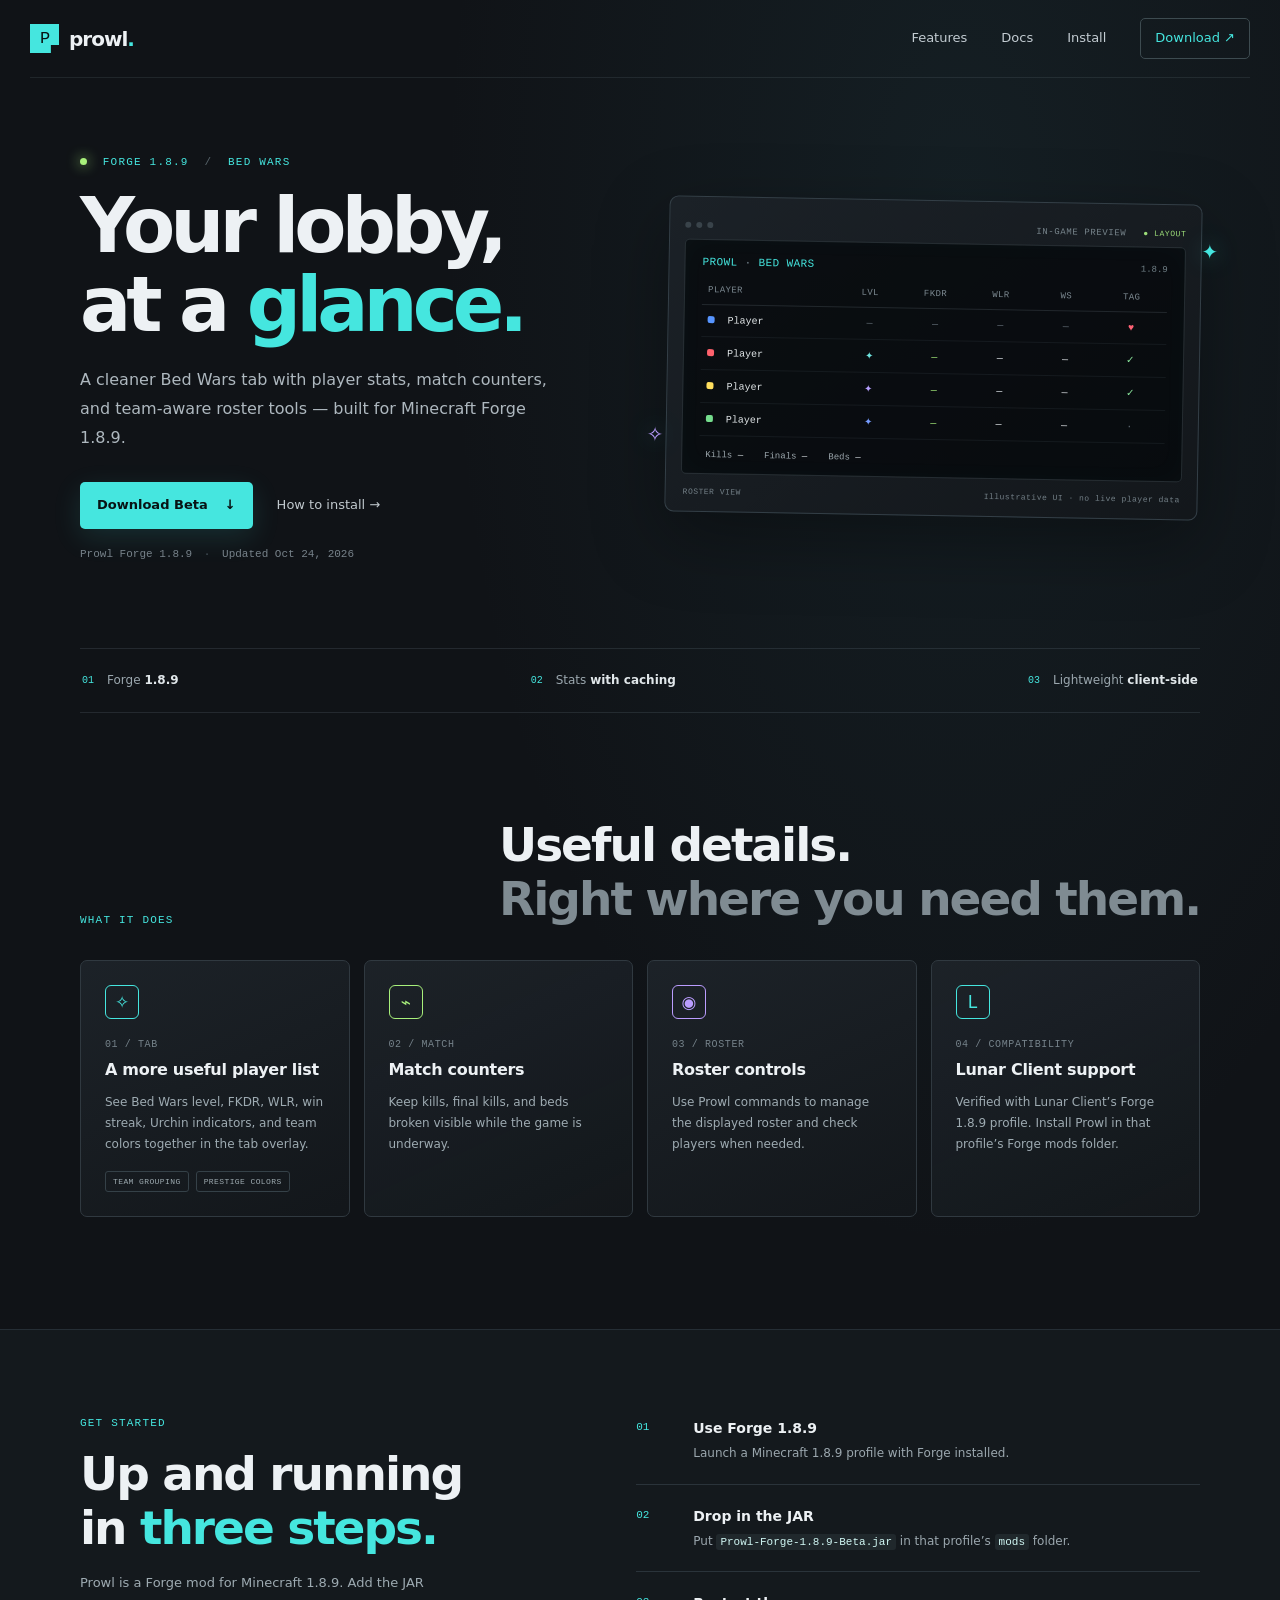
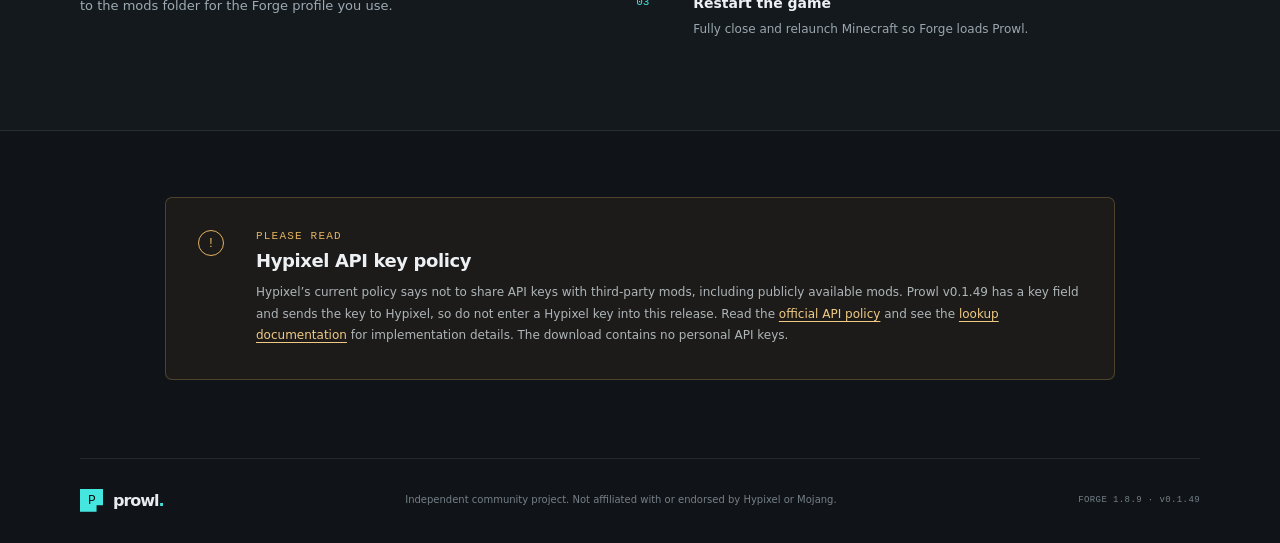
<file: public/index.html>
<!doctype html>
<html lang="en">
<head>
  <meta charset="utf-8">
  <meta name="viewport" content="width=device-width, initial-scale=1">
  <meta name="theme-color" content="#101317">
  <meta name="description" content="Prowl is a Bed Wars tab and roster utility for Forge 1.8.9.">
  <title>Prowl — Bed Wars, at a glance</title>
  <link rel="stylesheet" href="styles.css">
</head>
<body>
  <header class="site-header">
    <a class="brand" href="#top" aria-label="Prowl home"><span class="brand-mark">P</span><span>prowl<span class="brand-period">.</span></span></a>
    <nav aria-label="Main navigation">
      <a href="#features">Features</a>
      <a href="docs.html">Docs</a>
      <a href="#install">Install</a>
      <a class="nav-download" href="downloads/Prowl-Forge-1.8.9-Beta.jar" download>Download <span aria-hidden="true">↗</span></a>
    </nav>
  </header>

  <main id="top">
    <section class="hero wrap">
      <div class="hero-copy">
        <p class="eyebrow"><span class="live-dot"></span> FORGE 1.8.9 <span class="eyebrow-divider">/</span> BED WARS</p>
        <h1>Your lobby,<br>at a <span>glance.</span></h1>
        <p class="lede">A cleaner Bed Wars tab with player stats, match counters, and team-aware roster tools — built for Minecraft Forge 1.8.9.</p>
        <div class="hero-actions">
          <a class="button button-primary" href="downloads/Prowl-Forge-1.8.9-Beta.jar" download>Download Beta <span aria-hidden="true">↓</span></a>
          <a class="text-link" href="#install">How to install <span aria-hidden="true">→</span></a>
        </div>
        <p class="build-note">Prowl Forge 1.8.9 <span>·</span> Updated Oct 24, 2026</p>
      </div>

      <div class="preview-shell" aria-label="Illustration of the Prowl tab overlay">
        <div class="preview-top"><span><i class="window-dot"></i><i class="window-dot"></i><i class="window-dot"></i></span><span class="preview-label">IN-GAME PREVIEW</span><span class="preview-ping">● LAYOUT</span></div>
        <div class="tab-card">
          <div class="tab-heading"><span class="mini-brand">PROWL <b>·</b> BED WARS</span><span class="mini-version">1.8.9</span></div>
          <div class="tab-columns"><span>PLAYER</span><span>LVL</span><span>FKDR</span><span>WLR</span><span>WS</span><span>TAG</span></div>
          <div class="tab-row"><span class="player-name"><i class="team blue"></i> Player</span><span class="muted">—</span><span class="muted">—</span><span class="muted">—</span><span class="muted">—</span><span class="tag-heart">♥</span></div>
          <div class="tab-row"><span class="player-name"><i class="team red"></i> Player</span><span class="star-cyan">✦</span><span class="stat-green">—</span><span class="stat-white">—</span><span class="stat-white">—</span><span class="tag-check">✓</span></div>
          <div class="tab-row"><span class="player-name"><i class="team yellow"></i> Player</span><span class="star-violet">✦</span><span class="stat-green">—</span><span class="stat-white">—</span><span class="stat-white">—</span><span class="tag-check">✓</span></div>
          <div class="tab-row"><span class="player-name"><i class="team green"></i> Player</span><span class="star-blue">✦</span><span class="stat-green">—</span><span class="stat-white">—</span><span class="stat-white">—</span><span class="muted">·</span></div>
          <div class="tab-footer"><span>Kills <b>—</b></span><span>Finals <b>—</b></span><span>Beds <b>—</b></span></div>
        </div>
        <div class="preview-caption"><span>ROSTER VIEW</span><span>Illustrative UI · no live player data</span></div>
        <span class="orbit orbit-one" aria-hidden="true">✦</span><span class="orbit orbit-two" aria-hidden="true">✧</span>
      </div>
    </section>

    <section class="trust-strip wrap" aria-label="Compatibility summary">
      <div><span class="strip-number">01</span><span>Forge <b>1.8.9</b></span></div>
      <div><span class="strip-number">02</span><span>Stats <b>with caching</b></span></div>
      <div><span class="strip-number">03</span><span>Lightweight <b>client-side</b></span></div>
    </section>
    <section class="section wrap" id="features">
      <div class="section-intro"><p class="eyebrow">WHAT IT DOES</p><h2>Useful details.<br><span>Right where you need them.</span></h2></div>
      <div class="feature-grid">
        <article class="feature-card feature-card-large"><span class="feature-icon icon-cyan">✧</span><p class="feature-index">01 / TAB</p><h3>A more useful player list</h3><p>See Bed Wars level, FKDR, WLR, win streak, Urchin indicators, and team colors together in the tab overlay.</p><div class="feature-tags"><span>TEAM GROUPING</span><span>PRESTIGE COLORS</span></div></article>
        <article class="feature-card"><span class="feature-icon icon-lime">⌁</span><p class="feature-index">02 / MATCH</p><h3>Match counters</h3><p>Keep kills, final kills, and beds broken visible while the game is underway.</p></article>
        <article class="feature-card"><span class="feature-icon icon-violet">◉</span><p class="feature-index">03 / ROSTER</p><h3>Roster controls</h3><p>Use Prowl commands to manage the displayed roster and check players when needed.</p></article>
        <article class="feature-card"><span class="feature-icon icon-cyan">L</span><p class="feature-index">04 / COMPATIBILITY</p><h3>Lunar Client support</h3><p>Verified with Lunar Client’s Forge 1.8.9 profile. Install Prowl in that profile’s Forge mods folder.</p></article>
      </div>
    </section>

    <section class="install-section" id="install">
      <div class="wrap install-layout">
        <div><p class="eyebrow">GET STARTED</p><h2>Up and running<br>in <span>three steps.</span></h2><p class="install-lede">Prowl is a Forge mod for Minecraft 1.8.9. Add the JAR to the mods folder for the Forge profile you use.</p></div>
        <ol class="steps">
          <li><span>01</span><div><h3>Use Forge 1.8.9</h3><p>Launch a Minecraft 1.8.9 profile with Forge installed.</p></div></li>
          <li><span>02</span><div><h3>Drop in the JAR</h3><p>Put <code>Prowl-Forge-1.8.9-Beta.jar</code> in that profile’s <code>mods</code> folder.</p></div></li>
          <li><span>03</span><div><h3>Restart the game</h3><p>Fully close and relaunch Minecraft so Forge loads Prowl.</p></div></li>
        </ol>
      </div>
    </section>

    <section class="policy-section wrap" aria-labelledby="policy-title">
      <div class="policy-mark" aria-hidden="true">!</div>
      <div><p class="eyebrow">PLEASE READ</p><h2 id="policy-title">Hypixel API key policy</h2><p>Hypixel’s current policy says not to share API keys with third-party mods, including publicly available mods. Prowl v0.1.49 has a key field and sends the key to Hypixel, so do not enter a Hypixel key into this release. Read the <a href="https://developer.hypixel.net/policies/" target="_blank" rel="noopener noreferrer">official API policy</a> and see the <a href="docs.html">lookup documentation</a> for implementation details. The download contains no personal API keys.</p></div>
    </section>
  </main>

  <footer class="site-footer wrap"><a class="brand footer-brand" href="#top"><span class="brand-mark">P</span><span>prowl<span class="brand-period">.</span></span></a><p>Independent community project. Not affiliated with or endorsed by Hypixel or Mojang.</p><span class="footer-version">FORGE 1.8.9 · v0.1.49</span></footer>
</body>
</html>
</file>
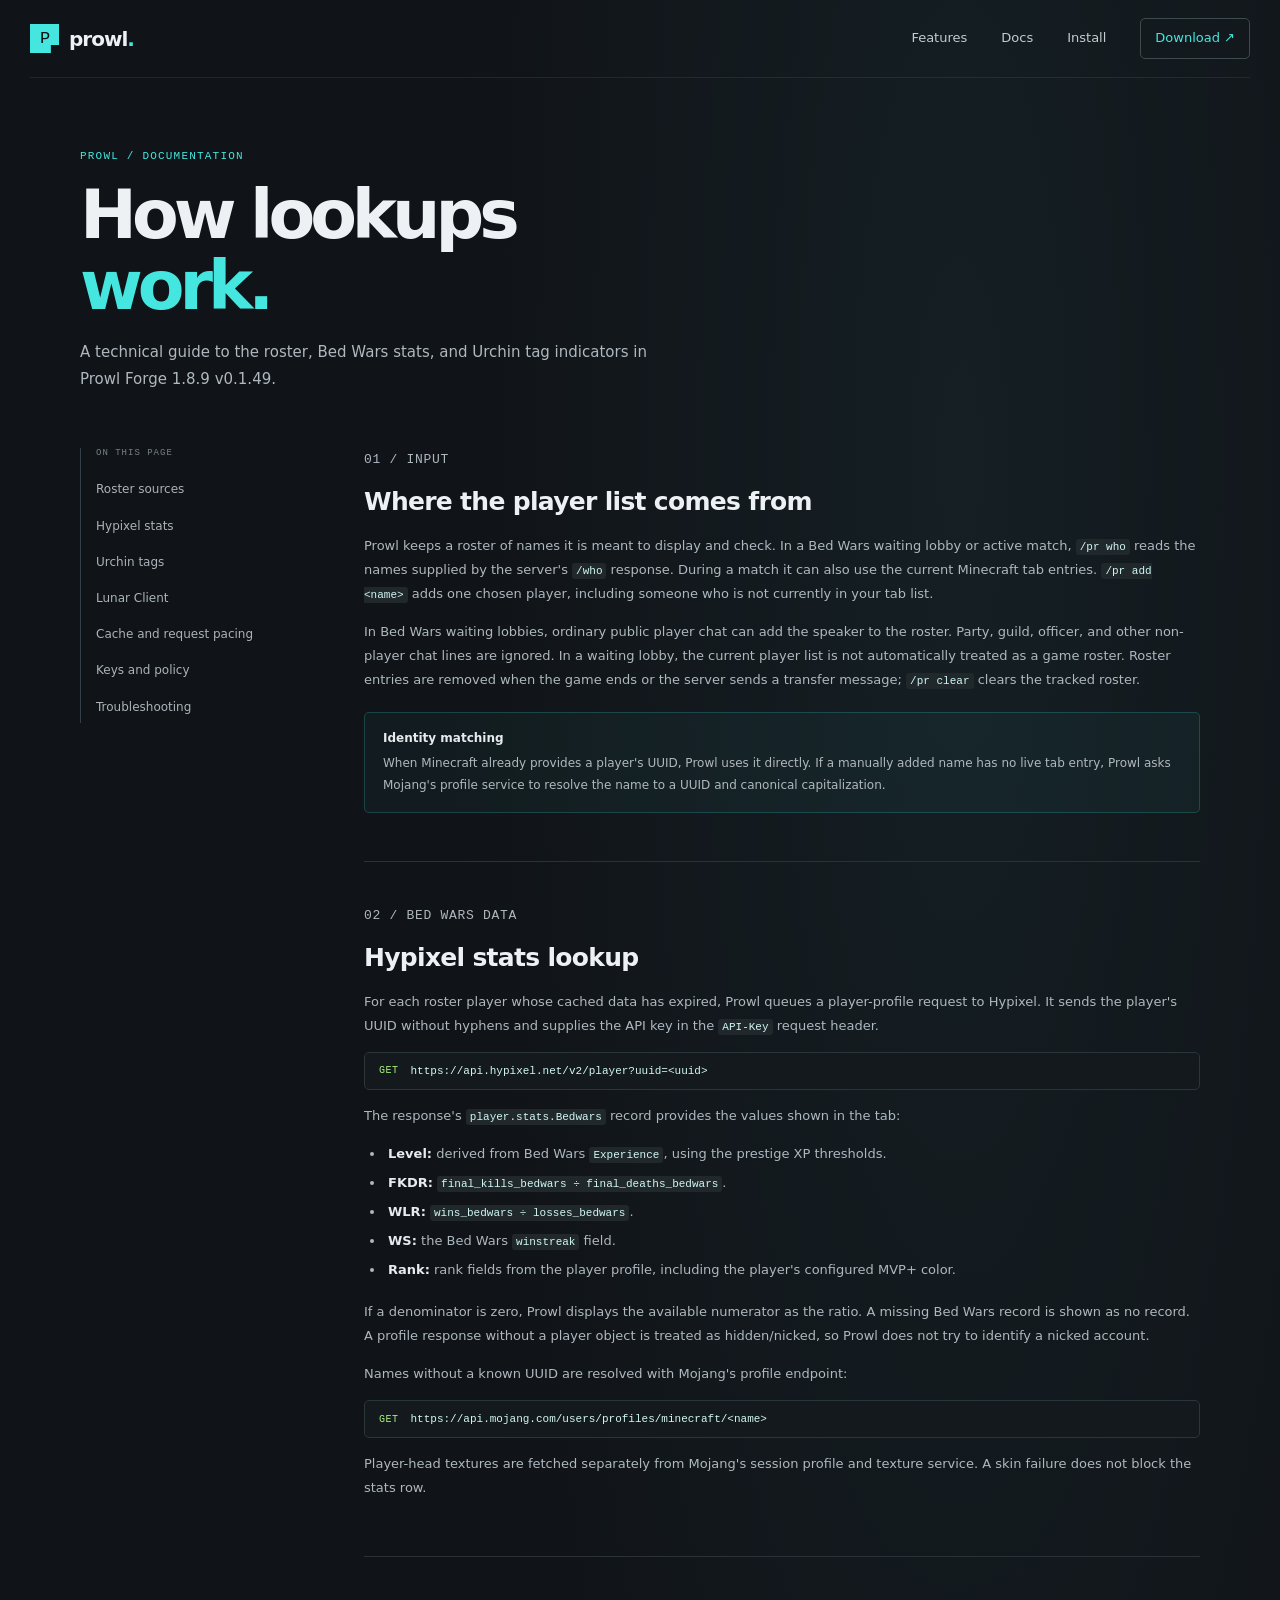
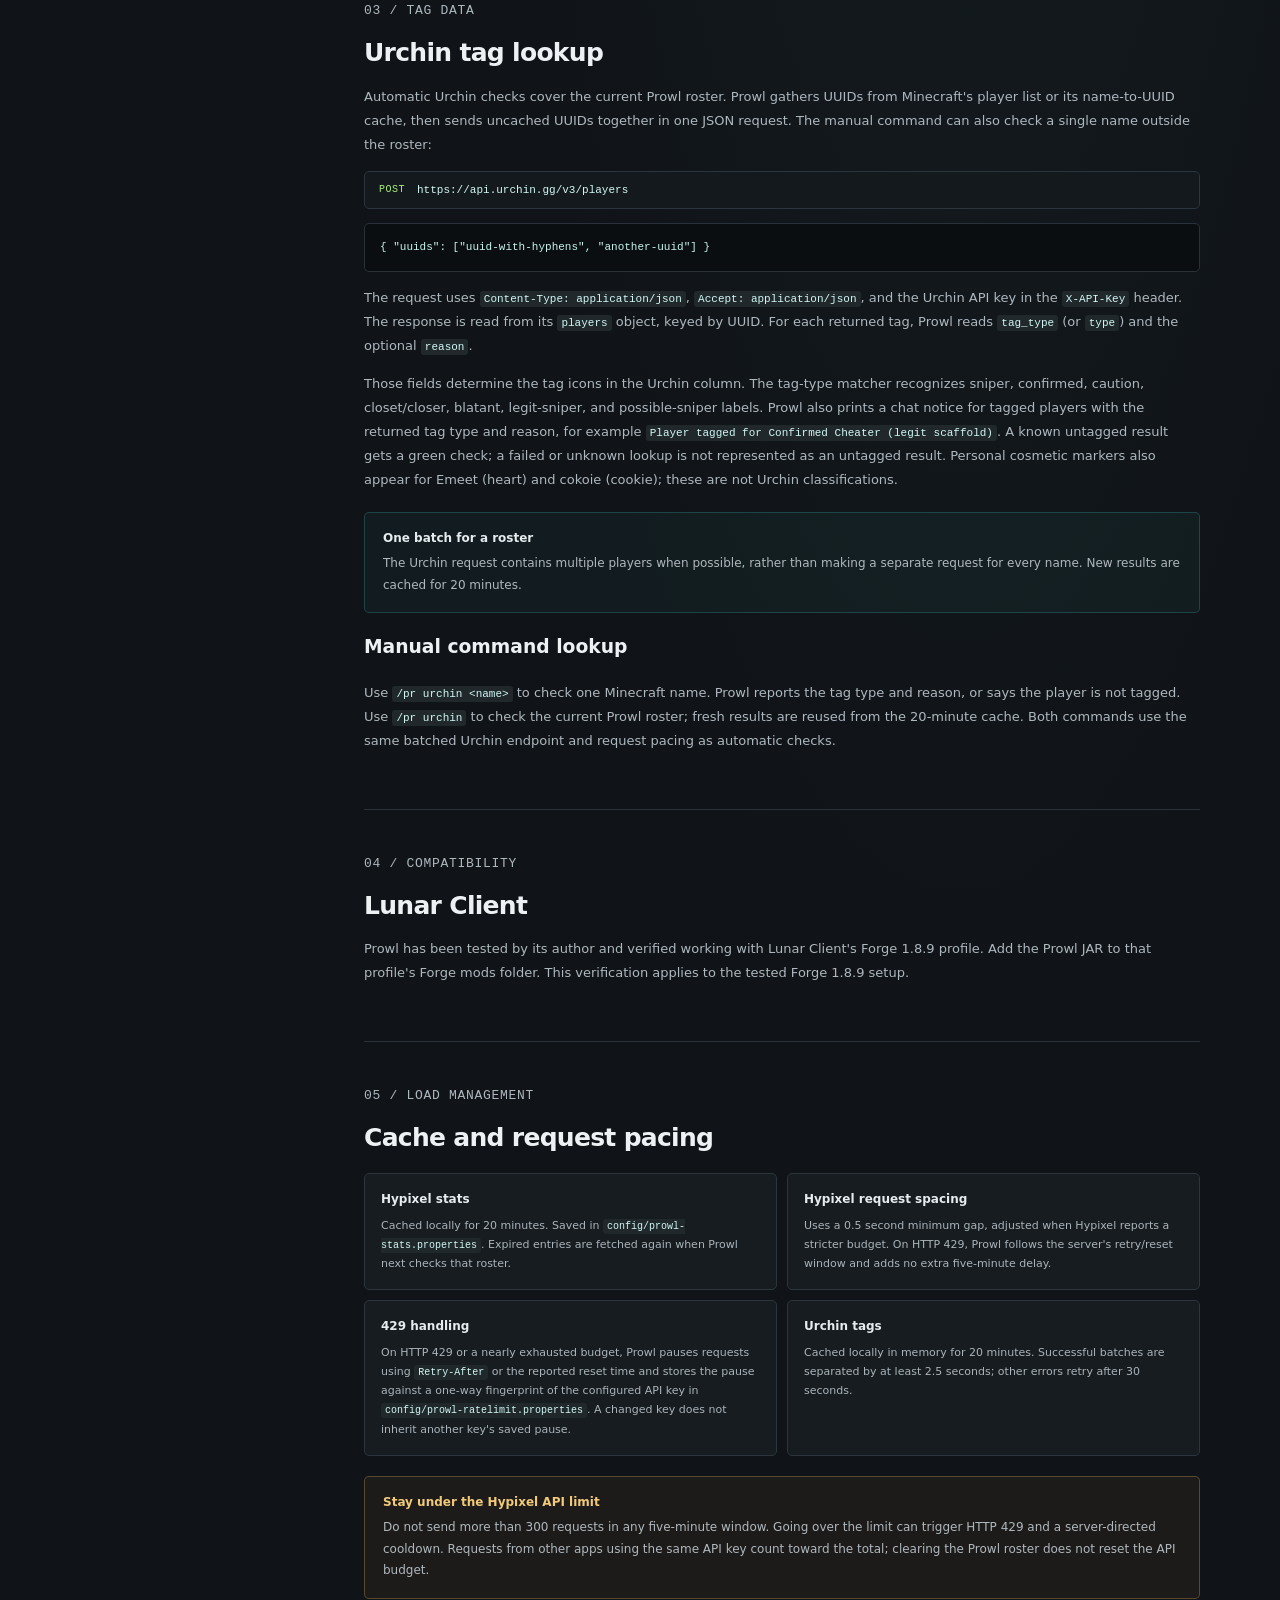
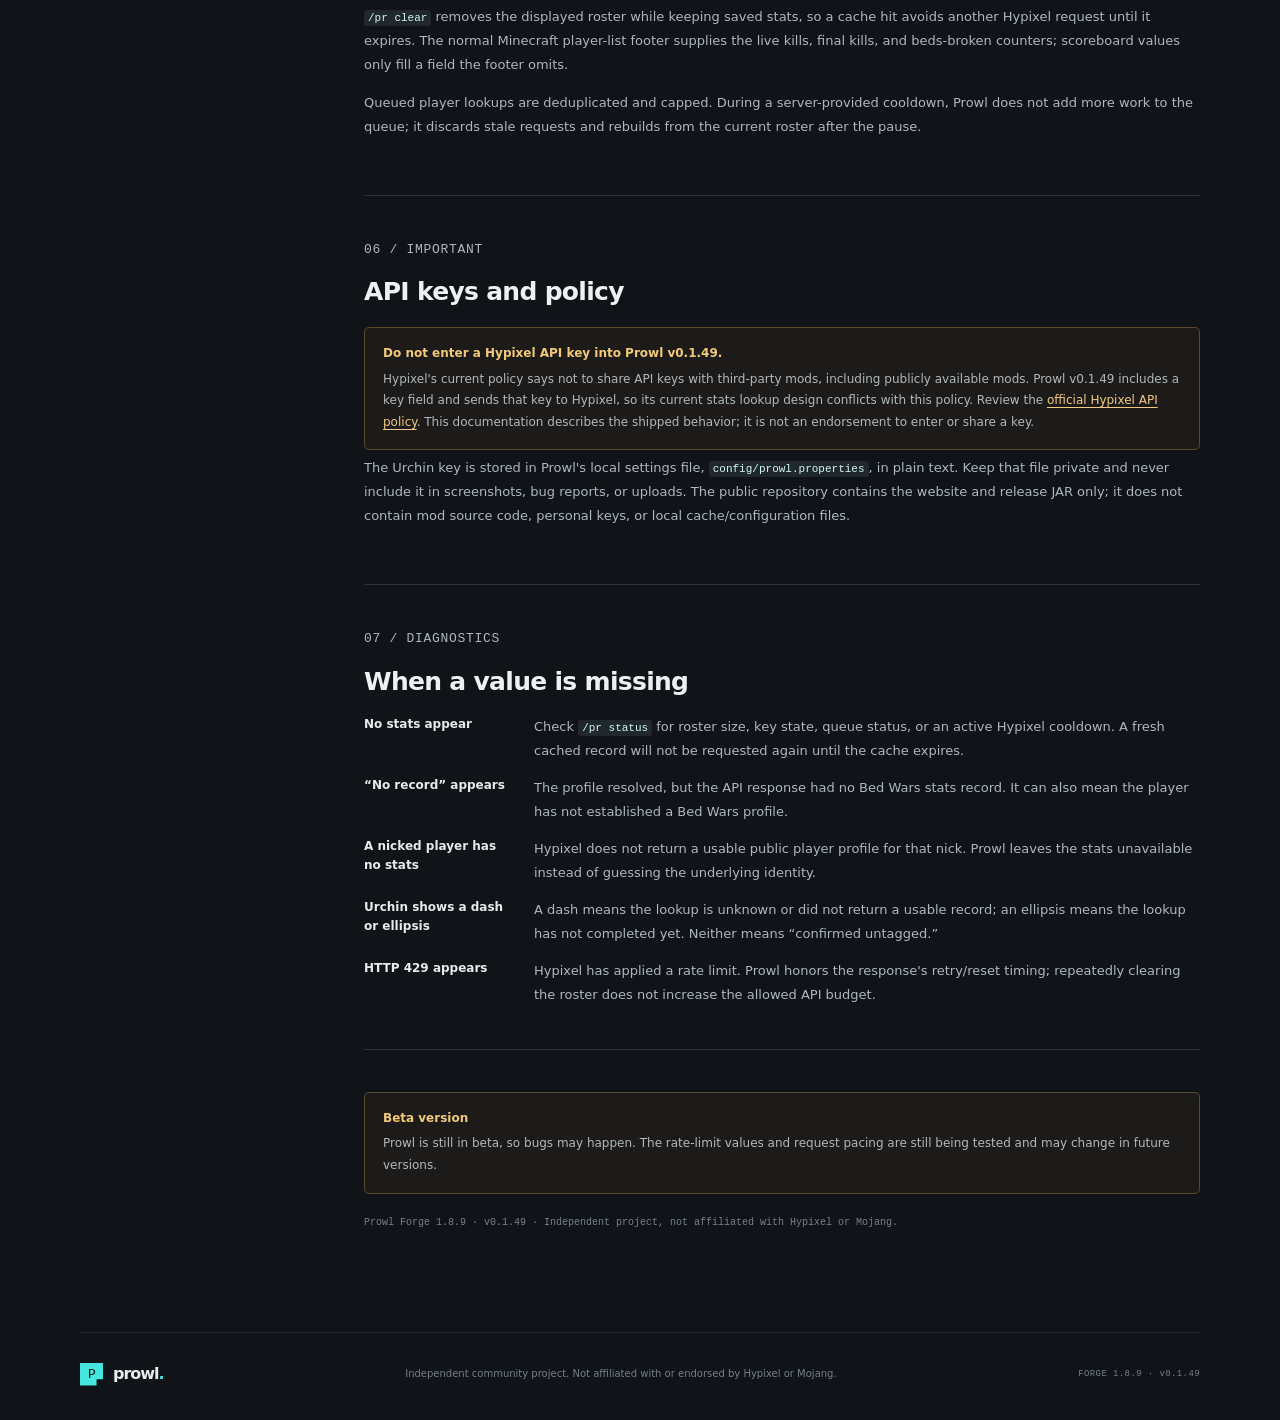
<file: public/docs.html>
<!doctype html>
<html lang="en">
<head>
  <meta charset="utf-8">
  <meta name="viewport" content="width=device-width, initial-scale=1">
  <meta name="theme-color" content="#101317">
  <meta name="description" content="How Prowl collects a Bed Wars roster, looks up stats, and checks Urchin tags.">
  <title>Documentation — Prowl</title>
  <link rel="stylesheet" href="styles.css">
  <link rel="stylesheet" href="docs.css">
</head>
<body>
  <header class="site-header">
    <a class="brand" href="index.html" aria-label="Prowl home"><span class="brand-mark">P</span><span>prowl<span class="brand-period">.</span></span></a>
    <nav aria-label="Main navigation">
      <a href="index.html#features">Features</a>
      <a href="docs.html" aria-current="page">Docs</a>
      <a href="index.html#install">Install</a>
      <a class="nav-download" href="downloads/Prowl-Forge-1.8.9-Beta.jar" download>Download <span aria-hidden="true">↗</span></a>
    </nav>
  </header>

  <main class="docs-wrap">
    <div class="docs-heading">
      <p class="eyebrow">PROWL / DOCUMENTATION</p>
      <h1>How lookups<br><span>work.</span></h1>
      <p class="docs-lede">A technical guide to the roster, Bed Wars stats, and Urchin tag indicators in Prowl Forge 1.8.9 v0.1.49.</p>
    </div>

    <div class="docs-layout">
      <aside class="docs-sidebar" aria-label="Documentation sections">
        <p>ON THIS PAGE</p>
        <a href="#roster">Roster sources</a>
        <a href="#hypixel">Hypixel stats</a>
        <a href="#urchin">Urchin tags</a>
        <a href="#lunar">Lunar Client</a>
        <a href="#cache">Cache and request pacing</a>
        <a href="#privacy">Keys and policy</a>
        <a href="#troubleshooting">Troubleshooting</a>
      </aside>

      <article class="docs-content">
        <section id="roster">
          <p class="doc-kicker">01 / INPUT</p>
          <h2>Where the player list comes from</h2>
          <p>Prowl keeps a roster of names it is meant to display and check. In a Bed Wars waiting lobby or active match, <code>/pr who</code> reads the names supplied by the server's <code>/who</code> response. During a match it can also use the current Minecraft tab entries. <code>/pr add &lt;name&gt;</code> adds one chosen player, including someone who is not currently in your tab list.</p>
          <p>In Bed Wars waiting lobbies, ordinary public player chat can add the speaker to the roster. Party, guild, officer, and other non-player chat lines are ignored. In a waiting lobby, the current player list is not automatically treated as a game roster. Roster entries are removed when the game ends or the server sends a transfer message; <code>/pr clear</code> clears the tracked roster.</p>
          <div class="callout callout-info"><b>Identity matching</b><span>When Minecraft already provides a player's UUID, Prowl uses it directly. If a manually added name has no live tab entry, Prowl asks Mojang's profile service to resolve the name to a UUID and canonical capitalization.</span></div>
        </section>

        <section id="hypixel">
          <p class="doc-kicker">02 / BED WARS DATA</p>
          <h2>Hypixel stats lookup</h2>
          <p>For each roster player whose cached data has expired, Prowl queues a player-profile request to Hypixel. It sends the player's UUID without hyphens and supplies the API key in the <code>API-Key</code> request header.</p>
          <div class="endpoint"><span>GET</span><code>https://api.hypixel.net/v2/player?uuid=&lt;uuid&gt;</code></div>
          <p>The response's <code>player.stats.Bedwars</code> record provides the values shown in the tab:</p>
          <ul>
            <li><b>Level:</b> derived from Bed Wars <code>Experience</code>, using the prestige XP thresholds.</li>
            <li><b>FKDR:</b> <code>final_kills_bedwars ÷ final_deaths_bedwars</code>.</li>
            <li><b>WLR:</b> <code>wins_bedwars ÷ losses_bedwars</code>.</li>
            <li><b>WS:</b> the Bed Wars <code>winstreak</code> field.</li>
            <li><b>Rank:</b> rank fields from the player profile, including the player's configured MVP+ color.</li>
          </ul>
          <p>If a denominator is zero, Prowl displays the available numerator as the ratio. A missing Bed Wars record is shown as no record. A profile response without a player object is treated as hidden/nicked, so Prowl does not try to identify a nicked account.</p>
          <p>Names without a known UUID are resolved with Mojang's profile endpoint:</p>
          <div class="endpoint"><span>GET</span><code>https://api.mojang.com/users/profiles/minecraft/&lt;name&gt;</code></div>
          <p>Player-head textures are fetched separately from Mojang's session profile and texture service. A skin failure does not block the stats row.</p>
        </section>

        <section id="urchin">
          <p class="doc-kicker">03 / TAG DATA</p>
          <h2>Urchin tag lookup</h2>
          <p>Automatic Urchin checks cover the current Prowl roster. Prowl gathers UUIDs from Minecraft's player list or its name-to-UUID cache, then sends uncached UUIDs together in one JSON request. The manual command can also check a single name outside the roster:</p>
          <div class="endpoint"><span>POST</span><code>https://api.urchin.gg/v3/players</code></div>
          <pre><code>{ "uuids": ["uuid-with-hyphens", "another-uuid"] }</code></pre>
          <p>The request uses <code>Content-Type: application/json</code>, <code>Accept: application/json</code>, and the Urchin API key in the <code>X-API-Key</code> header. The response is read from its <code>players</code> object, keyed by UUID. For each returned tag, Prowl reads <code>tag_type</code> (or <code>type</code>) and the optional <code>reason</code>.</p>
          <p>Those fields determine the tag icons in the Urchin column. The tag-type matcher recognizes sniper, confirmed, caution, closet/closer, blatant, legit-sniper, and possible-sniper labels. Prowl also prints a chat notice for tagged players with the returned tag type and reason, for example <code>Player tagged for Confirmed Cheater (legit scaffold)</code>. A known untagged result gets a green check; a failed or unknown lookup is not represented as an untagged result. Personal cosmetic markers also appear for Emeet (heart) and cokoie (cookie); these are not Urchin classifications.</p>
          <div class="callout callout-info"><b>One batch for a roster</b><span>The Urchin request contains multiple players when possible, rather than making a separate request for every name. New results are cached for 20 minutes.</span></div>
          <h3>Manual command lookup</h3>
          <p>Use <code>/pr urchin &lt;name&gt;</code> to check one Minecraft name. Prowl reports the tag type and reason, or says the player is not tagged. Use <code>/pr urchin</code> to check the current Prowl roster; fresh results are reused from the 20-minute cache. Both commands use the same batched Urchin endpoint and request pacing as automatic checks.</p>
        </section>

        <section id="lunar">
          <p class="doc-kicker">04 / COMPATIBILITY</p>
          <h2>Lunar Client</h2>
          <p>Prowl has been tested by its author and verified working with Lunar Client's Forge 1.8.9 profile. Add the Prowl JAR to that profile's Forge mods folder. This verification applies to the tested Forge 1.8.9 setup.</p>
        </section>

        <section id="cache">
          <p class="doc-kicker">05 / LOAD MANAGEMENT</p>
          <h2>Cache and request pacing</h2>
          <div class="data-grid">
            <div><b>Hypixel stats</b><span>Cached locally for 20 minutes. Saved in <code>config/prowl-stats.properties</code>. Expired entries are fetched again when Prowl next checks that roster.</span></div>
            <div><b>Hypixel request spacing</b><span>Uses a 0.5 second minimum gap, adjusted when Hypixel reports a stricter budget. On HTTP 429, Prowl follows the server's retry/reset window and adds no extra five-minute delay.</span></div>
            <div><b>429 handling</b><span>On HTTP 429 or a nearly exhausted budget, Prowl pauses requests using <code>Retry-After</code> or the reported reset time and stores the pause against a one-way fingerprint of the configured API key in <code>config/prowl-ratelimit.properties</code>. A changed key does not inherit another key's saved pause.</span></div>
            <div><b>Urchin tags</b><span>Cached locally in memory for 20 minutes. Successful batches are separated by at least 2.5 seconds; other errors retry after 30 seconds.</span></div>
          </div>
          <div class="callout callout-warning"><b>Stay under the Hypixel API limit</b><span>Do not send more than 300 requests in any five-minute window. Going over the limit can trigger HTTP 429 and a server-directed cooldown. Requests from other apps using the same API key count toward the total; clearing the Prowl roster does not reset the API budget.</span></div>
          <p><code>/pr clear</code> removes the displayed roster while keeping saved stats, so a cache hit avoids another Hypixel request until it expires. The normal Minecraft player-list footer supplies the live kills, final kills, and beds-broken counters; scoreboard values only fill a field the footer omits.</p>
          <p>Queued player lookups are deduplicated and capped. During a server-provided cooldown, Prowl does not add more work to the queue; it discards stale requests and rebuilds from the current roster after the pause.</p>
        </section>

        <section id="privacy">
          <p class="doc-kicker">06 / IMPORTANT</p>
          <h2>API keys and policy</h2>
          <div class="callout callout-warning"><b>Do not enter a Hypixel API key into Prowl v0.1.49.</b><span>Hypixel's current policy says not to share API keys with third-party mods, including publicly available mods. Prowl v0.1.49 includes a key field and sends that key to Hypixel, so its current stats lookup design conflicts with this policy. Review the <a href="https://developer.hypixel.net/policies/" target="_blank" rel="noopener noreferrer">official Hypixel API policy</a>. This documentation describes the shipped behavior; it is not an endorsement to enter or share a key.</span></div>
          <p>The Urchin key is stored in Prowl's local settings file, <code>config/prowl.properties</code>, in plain text. Keep that file private and never include it in screenshots, bug reports, or uploads. The public repository contains the website and release JAR only; it does not contain mod source code, personal keys, or local cache/configuration files.</p>
        </section>

        <section id="troubleshooting">
          <p class="doc-kicker">07 / DIAGNOSTICS</p>
          <h2>When a value is missing</h2>
          <dl class="troubleshooting">
            <dt>No stats appear</dt><dd>Check <code>/pr status</code> for roster size, key state, queue status, or an active Hypixel cooldown. A fresh cached record will not be requested again until the cache expires.</dd>
            <dt>“No record” appears</dt><dd>The profile resolved, but the API response had no Bed Wars stats record. It can also mean the player has not established a Bed Wars profile.</dd>
            <dt>A nicked player has no stats</dt><dd>Hypixel does not return a usable public player profile for that nick. Prowl leaves the stats unavailable instead of guessing the underlying identity.</dd>
            <dt>Urchin shows a dash or ellipsis</dt><dd>A dash means the lookup is unknown or did not return a usable record; an ellipsis means the lookup has not completed yet. Neither means “confirmed untagged.”</dd>
            <dt>HTTP 429 appears</dt><dd>Hypixel has applied a rate limit. Prowl honors the response's retry/reset timing; repeatedly clearing the roster does not increase the allowed API budget.</dd>
          </dl>
        </section>

        <div class="callout callout-warning beta-notice"><b>Beta version</b><span>Prowl is still in beta, so bugs may happen. The rate-limit values and request pacing are still being tested and may change in future versions.</span></div>
        <p class="docs-updated">Prowl Forge 1.8.9 · v0.1.49 · Independent project, not affiliated with Hypixel or Mojang.</p>
      </article>
    </div>
  </main>

  <footer class="site-footer wrap"><a class="brand footer-brand" href="index.html"><span class="brand-mark">P</span><span>prowl<span class="brand-period">.</span></span></a><p>Independent community project. Not affiliated with or endorsed by Hypixel or Mojang.</p><span class="footer-version">FORGE 1.8.9 · v0.1.49</span></footer>
</body>
</html>
</file>
<file: public/styles.css>
:root{color-scheme:dark;--bg:#101317;--panel:#171b20;--panel-2:#1d2329;--line:#2a323a;--text:#edf1f4;--muted:#a2abb3;--cyan:#45e6df;--lime:#a8f07b;--violet:#bb9dff;--mono:ui-monospace,"Cascadia Code","Segoe UI Mono",monospace;--sans:Inter,system-ui,-apple-system,"Segoe UI",sans-serif}
*{box-sizing:border-box}
html{scroll-behavior:smooth}
body{margin:0;background:radial-gradient(ellipse at 75% 10%,rgba(45,93,103,.16),transparent 38%),var(--bg);color:var(--text);font-family:var(--sans);line-height:1.6}
a{color:inherit}
.wrap{width:min(1120px,calc(100% - 48px));margin-inline:auto}
.site-header{height:78px;width:min(1220px,calc(100% - 48px));margin:auto;display:flex;align-items:center;justify-content:space-between;border-bottom:1px solid rgba(150,170,180,.12)}
.brand{display:inline-flex;align-items:center;gap:10px;text-decoration:none;font-size:20px;font-weight:800;letter-spacing:-1px}.brand-mark{display:grid;place-items:center;width:29px;height:29px;background:var(--cyan);color:#081112;font:500 17px var(--mono);clip-path:polygon(0 0,100% 0,100% 72%,72% 72%,72% 100%,0 100%)}.brand-period{color:var(--cyan)}
nav{display:flex;align-items:center;gap:34px;font-size:13px;color:#c3ccd2}nav a{text-decoration:none;transition:color .18s}nav a:hover,.text-link:hover{color:var(--cyan)}.nav-download{padding:9px 14px;border:1px solid #3d4b50;border-radius:5px;color:var(--cyan)}
.hero{min-height:570px;display:grid;grid-template-columns:1fr 1.02fr;align-items:center;gap:64px;padding-top:66px;padding-bottom:76px}.eyebrow{font:500 11px var(--mono);letter-spacing:1.2px;color:var(--cyan);margin:0 0 18px}.live-dot{display:inline-block;width:7px;height:7px;border-radius:50%;background:var(--lime);box-shadow:0 0 13px var(--lime);margin-right:8px}.eyebrow-divider{color:#58646b;padding:0 8px}
h1{font-size:clamp(48px,6vw,76px);line-height:1.04;letter-spacing:-5px;margin:0 0 22px;font-weight:800}h1 span,.section-intro h2 span,.install-layout h2 span{color:var(--cyan)}.lede{max-width:480px;color:#aeb8bf;font-size:16px;line-height:1.8;margin:0}.hero-actions{display:flex;align-items:center;gap:24px;margin-top:30px}.button{display:inline-flex;align-items:center;justify-content:center;gap:17px;padding:13px 17px;border-radius:5px;text-decoration:none;font-size:13px;font-weight:800}.button-primary{background:var(--cyan);color:#081314;box-shadow:0 8px 28px rgba(69,230,223,.13);transition:transform .16s,box-shadow .16s}.button-primary:hover{transform:translateY(-2px);box-shadow:0 12px 34px rgba(69,230,223,.22)}.text-link{font-size:13px;color:#c0c8cd;text-decoration:none}.build-note{margin:19px 0 0;color:#77828a;font:11px var(--mono)}.build-note span{color:#48545c;padding:0 5px}
.preview-shell{position:relative;padding:15px;background:linear-gradient(145deg,#1b2127,#13171b);border:1px solid #343f47;border-radius:9px;box-shadow:0 24px 70px rgba(0,0,0,.34);transform:rotate(1deg)}.preview-top{height:27px;display:flex;align-items:center;justify-content:space-between;color:#77848b;font:9px var(--mono);letter-spacing:.6px}.window-dot{display:inline-block;width:6px;height:6px;border-radius:50%;background:#39434a;margin-right:5px}.preview-label{margin-left:auto;margin-right:17px}.preview-ping{color:#9dde79;font-size:8px}.tab-card{background:rgba(5,8,10,.72);border:1px solid rgba(140,165,174,.21);border-radius:5px;padding:16px 17px 12px;box-shadow:inset 0 0 28px rgba(67,230,223,.025)}.tab-heading{display:flex;align-items:center;justify-content:space-between;margin-bottom:17px}.mini-brand{font:500 11px var(--mono);color:var(--cyan);letter-spacing:.4px}.mini-brand b{color:#647079}.mini-version{font:9px var(--mono);color:#718087}.tab-columns,.tab-row{display:grid;grid-template-columns:minmax(110px,1fr) repeat(5,minmax(36px,.47fr));align-items:center;gap:6px}.tab-columns{padding:0 6px 9px;color:#7c8991;font:9px var(--mono);letter-spacing:.4px;border-bottom:1px solid rgba(144,163,172,.18)}.tab-columns span:not(:first-child),.tab-row>span:not(:first-child){text-align:center}.tab-row{padding:10px 6px;border-bottom:1px solid rgba(144,163,172,.09);font:10px var(--mono)}.player-name{white-space:nowrap;color:#e2e7e9}.team{display:inline-block;width:7px;height:7px;border-radius:2px;margin-right:7px}.blue{background:#5795ff}.red{background:#ff626d}.yellow{background:#ffdf5e}.green{background:#75dd8d}.muted{color:#626d75}.star-cyan{color:#70e6e1}.star-violet{color:#b69fff}.star-blue{color:#779dff}.stat-green{color:var(--lime)}.stat-white{color:#e8edf0}.tag-heart{color:#ff6375}.tag-check{color:#8ae69c}.tab-footer{display:flex;gap:21px;padding:14px 6px 1px;color:#9ca7ad;font:9px var(--mono)}.tab-footer b{color:#e1e8eb;font-weight:400}.preview-caption{display:flex;justify-content:space-between;padding:13px 2px 0;color:#748088;font:8px var(--mono);letter-spacing:.5px}.orbit{position:absolute;font-size:20px;color:var(--cyan);text-shadow:0 0 22px rgba(69,230,223,.6)}.orbit-one{right:-17px;top:30px}.orbit-two{left:-20px;bottom:60px;color:var(--violet)}
.trust-strip{display:flex;justify-content:space-between;padding:22px 2px;border-block:1px solid rgba(150,170,180,.15);color:#9ba7ae;font-size:12px}.trust-strip>div{display:flex;align-items:center;gap:13px}.trust-strip b{color:#e1e7ea;font-weight:600}.strip-number{color:var(--cyan);font:10px var(--mono)}.compatibility-note{margin:18px auto 0;color:#849198;font-size:11px}.compatibility-note b{color:#c2d0d4;font-weight:600}
.section{padding-top:105px;padding-bottom:112px}.section-intro{display:flex;align-items:end;justify-content:space-between;margin-bottom:34px}.section-intro .eyebrow{margin:0}.section-intro h2,.install-layout h2{font-size:clamp(32px,4vw,47px);line-height:1.15;letter-spacing:-2px;margin:0;font-weight:750}.section-intro h2 span{color:#7f8b92}.feature-grid{display:grid;grid-template-columns:repeat(3,1fr);gap:14px}.feature-card{min-height:235px;padding:24px;background:linear-gradient(155deg,rgba(29,35,41,.95),rgba(19,23,27,.9));border:1px solid #303940;border-radius:7px}.feature-card-large{grid-column:span 1}.feature-icon{display:grid;place-items:center;width:34px;height:34px;border:1px solid currentColor;border-radius:6px;font-size:17px}.icon-cyan{color:var(--cyan)}.icon-lime{color:var(--lime)}.icon-violet{color:var(--violet)}.feature-index{margin:20px 0 7px;color:#75828a;font:10px var(--mono);letter-spacing:.6px}.feature-card h3{font-size:16px;letter-spacing:-.3px;margin:0 0 9px}.feature-card>p:last-of-type{color:#9eabb2;font-size:12px;line-height:1.75;margin:0}.feature-tags{display:flex;gap:7px;flex-wrap:wrap;margin-top:16px}.feature-tags span{padding:5px 7px;border:1px solid #354148;border-radius:3px;color:#9daab0;font:8px var(--mono);letter-spacing:.4px}
.install-section{background:#14191d;border-block:1px solid #252e35}.install-layout{display:grid;grid-template-columns:.9fr 1.1fr;gap:95px;padding-top:87px;padding-bottom:91px}.install-layout h2{margin-bottom:16px}.install-lede{color:#9eabb2;font-size:13px;line-height:1.8;max-width:350px}.steps{list-style:none;padding:0;margin:0}.steps li{display:grid;grid-template-columns:40px 1fr;gap:17px;padding:0 0 20px;margin-bottom:20px;border-bottom:1px solid #2a333a}.steps li:last-child{padding-bottom:0;margin-bottom:0;border:0}.steps li>span{color:var(--cyan);font:11px var(--mono);padding-top:4px}.steps h3{font-size:14px;margin:0 0 4px}.steps p{color:#9ba7ae;font-size:12px;margin:0;line-height:1.7}code{font:11px var(--mono);color:#d1f8f5;background:#20282c;padding:2px 4px;border-radius:3px;overflow-wrap:anywhere}
.policy-section{display:grid;grid-template-columns:40px 1fr;gap:18px;max-width:950px;padding:32px;margin-top:66px;margin-bottom:78px;background:rgba(222,178,94,.055);border:1px solid rgba(222,178,94,.25);border-radius:7px}.policy-mark{display:grid;place-items:center;width:26px;height:26px;border:1px solid #e2b25e;border-radius:50%;color:#e2b25e;font:500 13px var(--mono)}.policy-section .eyebrow{color:#e2b25e;margin-bottom:5px}.policy-section h2{font-size:18px;letter-spacing:-.4px;margin:0 0 6px}.policy-section p:last-child{color:#aeb5b8;font-size:12px;line-height:1.8;margin:0}.policy-section a{color:#f0ca83;text-underline-offset:3px}
.site-footer{min-height:84px;display:flex;align-items:center;justify-content:space-between;gap:20px;border-top:1px solid rgba(150,170,180,.15);color:#748088}.footer-brand{font-size:16px;color:#e7ecee}.footer-brand .brand-mark{width:23px;height:23px;font-size:13px}.site-footer p{font-size:10px;margin:0}.footer-version{font:9px var(--mono);letter-spacing:.4px;white-space:nowrap}
@media(max-width:850px){.hero{grid-template-columns:1fr;gap:42px;padding-top:58px}.hero-copy{max-width:600px}.preview-shell{max-width:620px;width:100%;margin:auto}.install-layout{gap:45px}.section-intro{display:block}.section-intro h2{margin-top:12px}}
@media(max-width:620px){.wrap,.site-header{width:min(100% - 32px,1120px)}.site-header{height:68px}nav{gap:15px;font-size:11px}nav>a:first-child{display:none}.nav-download{padding:7px 9px}.hero{padding-top:47px;padding-bottom:53px;min-height:0}h1{font-size:55px;letter-spacing:-3px}.lede{font-size:14px}.hero-actions{gap:16px;flex-wrap:wrap}.button{font-size:12px}.preview-shell{padding:10px}.tab-card{padding:13px 10px 10px}.tab-columns,.tab-row{grid-template-columns:minmax(94px,1fr) repeat(5,minmax(27px,.38fr));gap:3px}.tab-columns{font-size:7px}.tab-row{font-size:8px;padding:9px 4px}.tab-footer{gap:11px;font-size:8px}.preview-caption{font-size:7px}.trust-strip{display:grid;grid-template-columns:1fr;gap:12px;padding:17px 2px}.section{padding-top:74px;padding-bottom:76px}.feature-grid{grid-template-columns:1fr}.feature-card{min-height:190px}.install-layout{grid-template-columns:1fr;gap:27px;padding-top:68px;padding-bottom:65px}.policy-section{grid-template-columns:28px 1fr;gap:13px;padding:19px;margin-top:46px;margin-bottom:48px}.site-footer{padding-block:21px;flex-wrap:wrap;justify-content:flex-start}.site-footer p{order:3;flex-basis:100%}.footer-version{margin-left:auto}}
@media(prefers-reduced-motion:reduce){html{scroll-behavior:auto}*,*::before,*::after{transition:none!important}}
.feature-grid{grid-template-columns:repeat(4,minmax(0,1fr))}
@media(max-width:850px){.feature-grid{grid-template-columns:repeat(2,minmax(0,1fr))}}
@media(max-width:620px){.feature-grid{grid-template-columns:1fr}}
</file>
<file: public/docs.css>
.docs-wrap{width:min(1120px,calc(100% - 48px));margin:0 auto;padding:72px 0 90px}
.docs-heading{max-width:720px;margin:0 0 55px}.docs-heading h1{font-size:clamp(46px,6vw,68px);margin-bottom:18px}.docs-heading h1 span{color:var(--cyan)}.docs-lede{max-width:610px;color:#aeb8bf;font-size:15px;line-height:1.8;margin:0}
.docs-layout{display:grid;grid-template-columns:220px minmax(0,1fr);align-items:start;gap:64px}.docs-sidebar{position:sticky;top:24px;display:grid;gap:5px;padding:0 0 0 15px;border-left:1px solid #344047}.docs-sidebar p{margin:0 0 11px;color:#76838b;font:9px var(--mono);letter-spacing:1px}.docs-sidebar a{padding:6px 0;color:#aab4ba;text-decoration:none;font-size:12px}.docs-sidebar a:hover{color:var(--cyan)}
.docs-content{min-width:0}.docs-content section{padding:0 0 42px;margin:0 0 42px;border-bottom:1px solid #293239;scroll-margin-top:28px}.doc-kicker{margin:0 0 9px;color:var(--cyan);font:10px var(--mono);letter-spacing:.7px}.docs-content h2{margin:0 0 16px;font-size:25px;line-height:1.25;letter-spacing:-.7px}.docs-content p,.docs-content li,.docs-content dd{color:#aeb8bf;font-size:13px;line-height:1.85}.docs-content p{margin:0 0 14px}.docs-content ul{margin:8px 0 18px;padding-left:21px}.docs-content li{padding-left:3px;margin:5px 0}.docs-content b,.docs-content dt{color:#e5ebee}.docs-content code{font-size:11px}.endpoint{display:flex;align-items:center;gap:12px;min-width:0;margin:14px 0;padding:12px 14px;background:#14191d;border:1px solid #2b353c;border-radius:5px}.endpoint>span{color:var(--lime);font:10px var(--mono);letter-spacing:.5px}.endpoint code{background:none;padding:0;overflow-wrap:anywhere}.docs-content pre{overflow:auto;margin:14px 0;padding:13px 15px;background:#0b0e11;border:1px solid #293239;border-radius:5px}.docs-content pre code{padding:0;background:none;color:#c7f5ee}
.callout{display:grid;gap:5px;margin:20px 0 6px;padding:16px 18px;border:1px solid;border-radius:5px}.callout b{font-size:12px}.callout span{font-size:12px;line-height:1.8;color:#b0b8bd}.callout-info{background:rgba(69,230,223,.045);border-color:rgba(69,230,223,.2)}.callout-warning{background:rgba(222,178,94,.055);border-color:rgba(222,178,94,.3)}.callout-warning b{color:#f1c978}.callout-warning a{color:#f0ca83;text-underline-offset:3px}
.data-grid{display:grid;grid-template-columns:1fr 1fr;gap:10px;margin:20px 0}.data-grid>div{display:grid;align-content:start;gap:6px;padding:16px;background:#171c20;border:1px solid #2c353b;border-radius:5px}.data-grid b{font-size:12px}.data-grid span{color:#aab4ba;font-size:11px;line-height:1.75}.data-grid code{font-size:10px}.troubleshooting{display:grid;grid-template-columns:150px 1fr;gap:13px 20px;margin:18px 0 0}.troubleshooting dt{font-size:12px;font-weight:650}.troubleshooting dd{margin:0}.docs-updated{padding-top:3px;color:#76838b!important;font:10px var(--mono)!important}
@media(max-width:850px){.docs-layout{grid-template-columns:180px minmax(0,1fr);gap:35px}}
@media(max-width:620px){.docs-wrap{width:min(100% - 32px,1120px);padding:52px 0 62px}.docs-heading{margin-bottom:37px}.docs-layout{grid-template-columns:1fr;gap:32px}.docs-sidebar{position:static;grid-template-columns:1fr 1fr;gap:3px 15px;padding:0 0 14px;border-left:0;border-bottom:1px solid #344047}.docs-sidebar p{grid-column:1/-1}.docs-content h2{font-size:22px}.docs-content p,.docs-content li,.docs-content dd{font-size:12px}.data-grid{grid-template-columns:1fr}.troubleshooting{grid-template-columns:1fr;gap:2px}.troubleshooting dd{margin:0 0 13px}}
.beta-notice{margin:0 0 20px}
</file>
